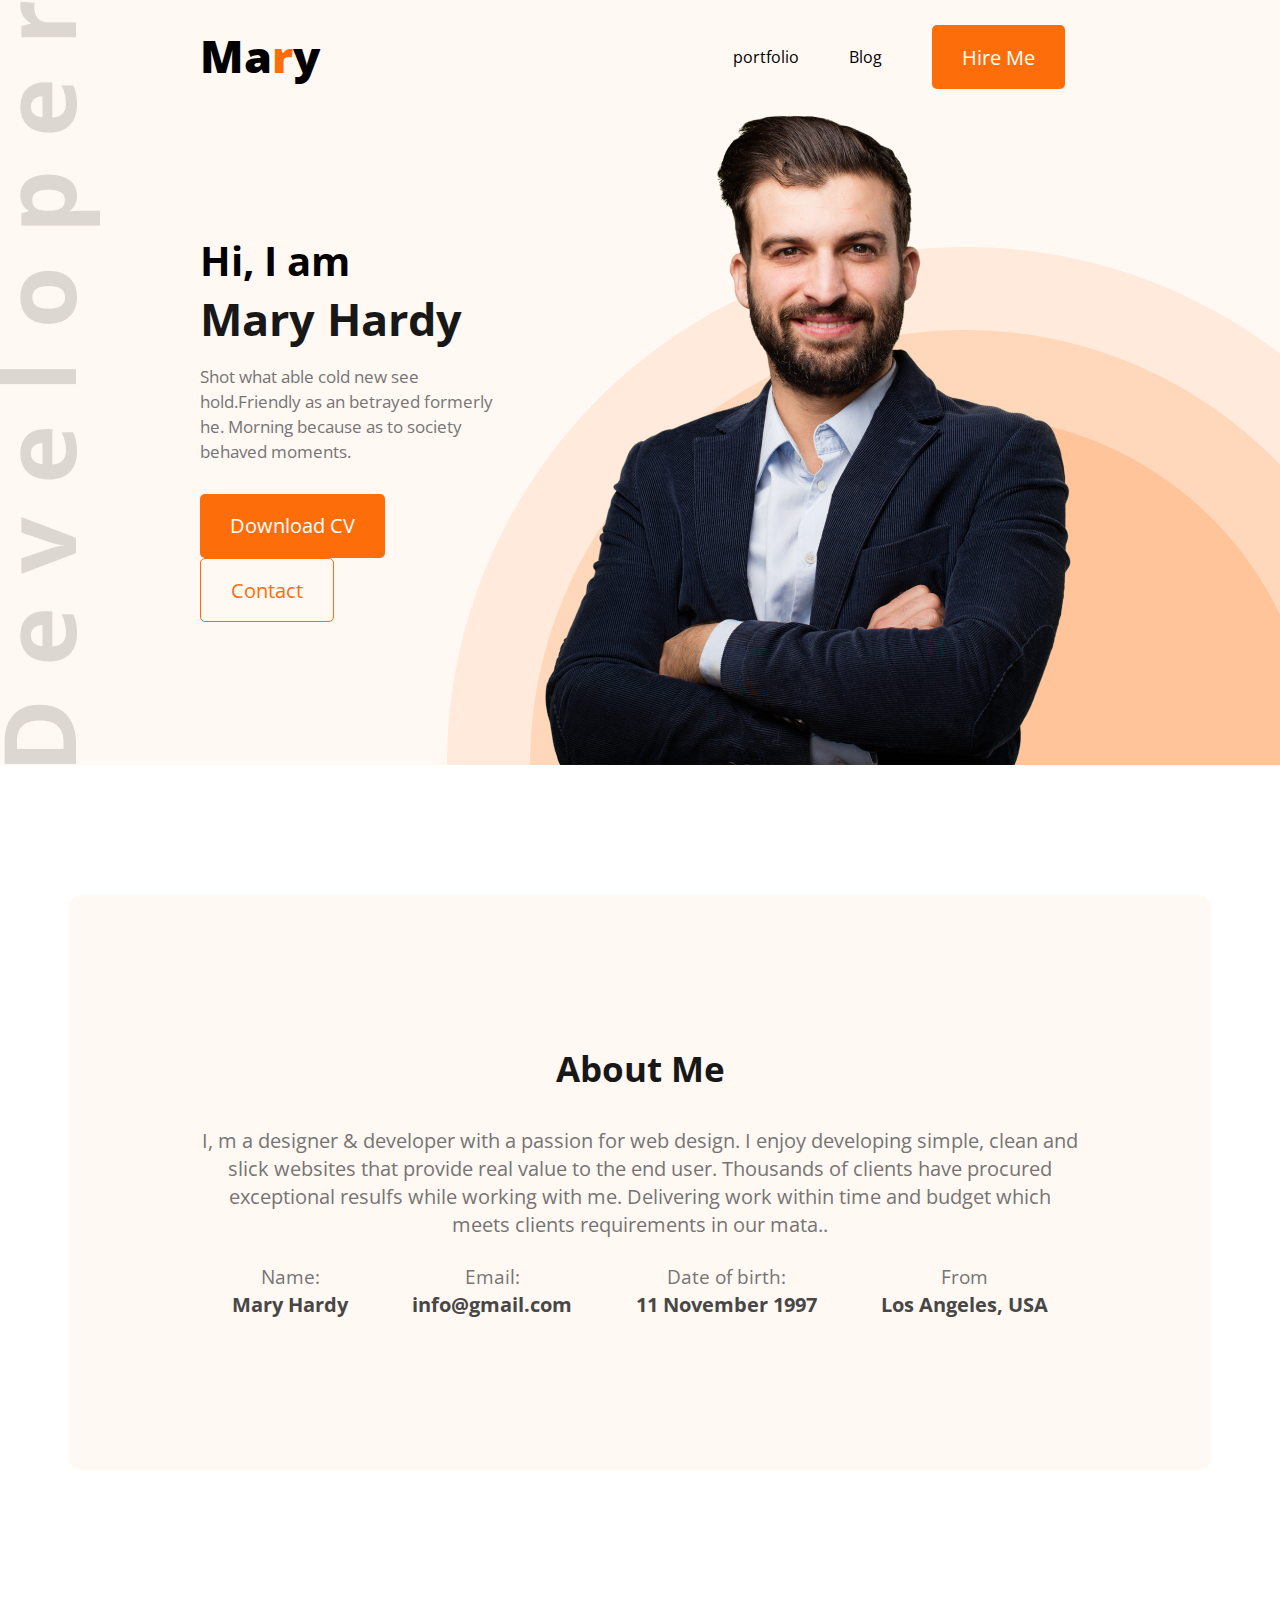
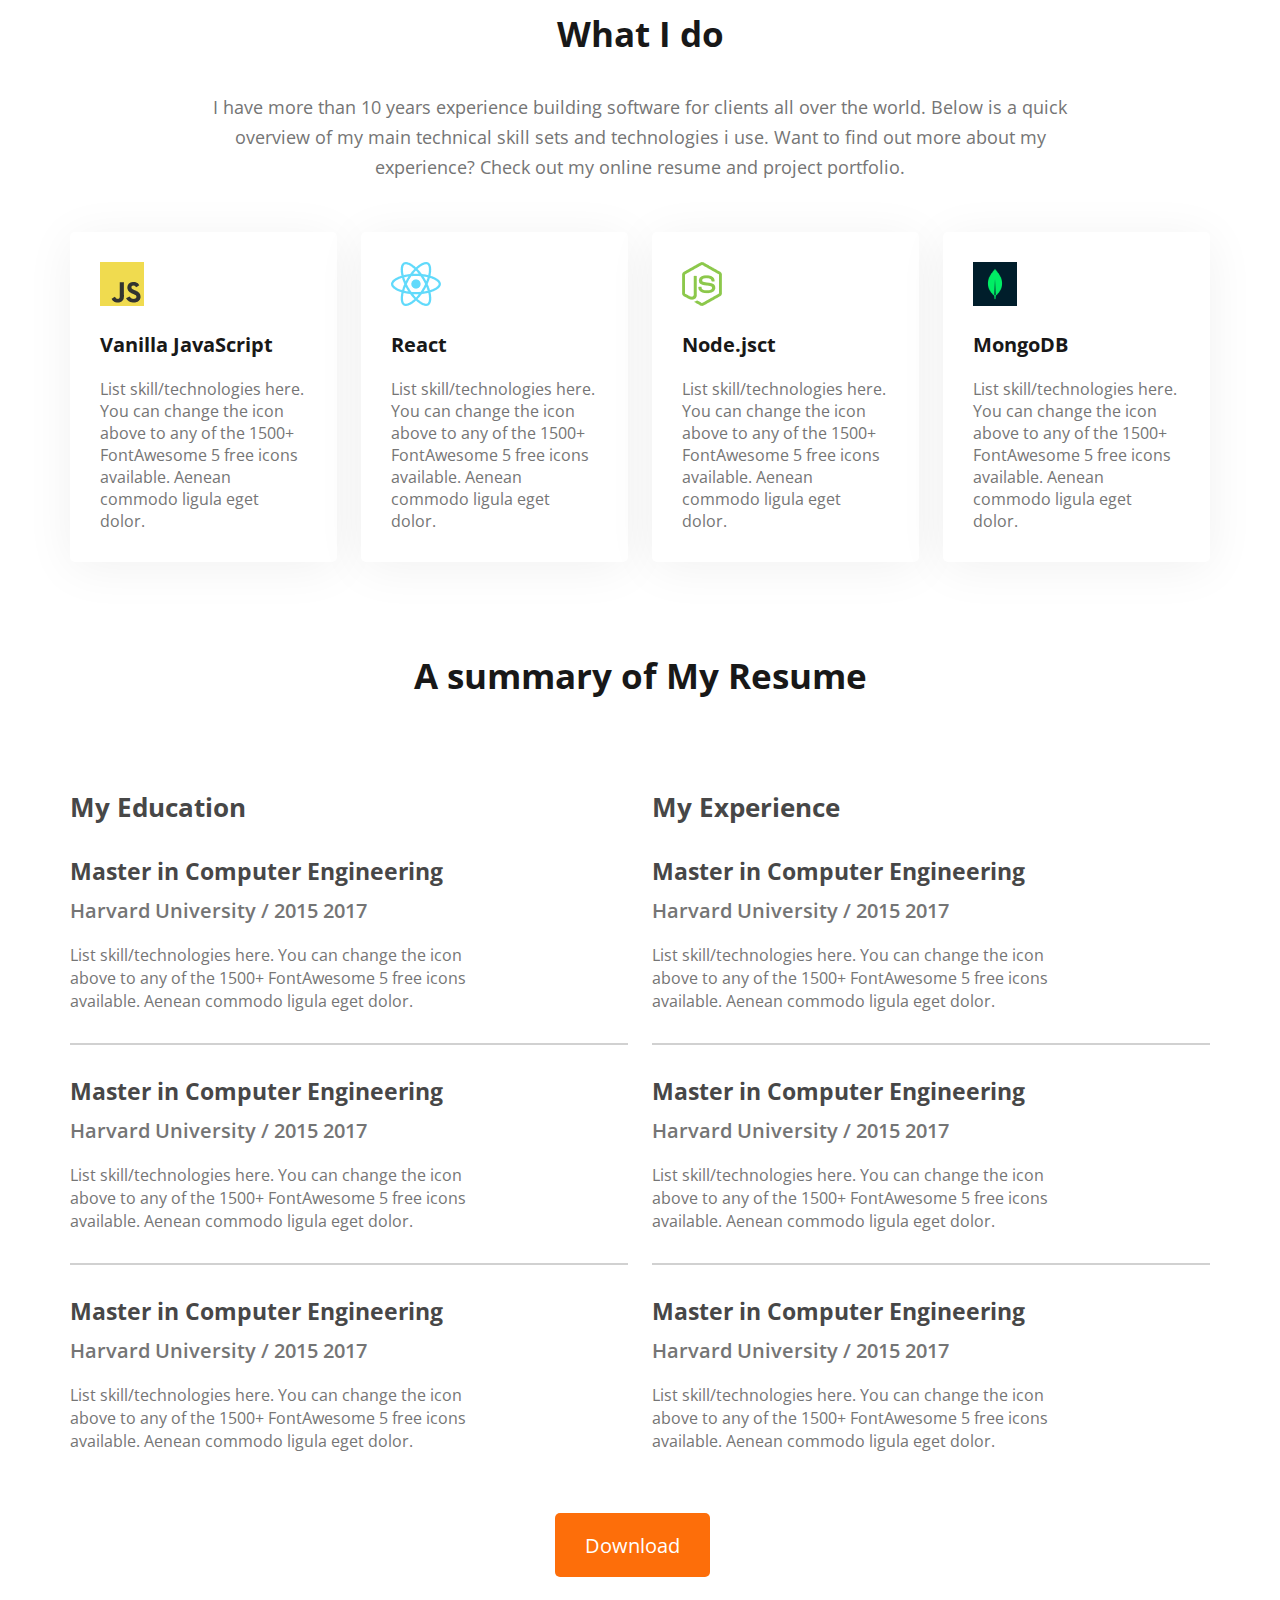
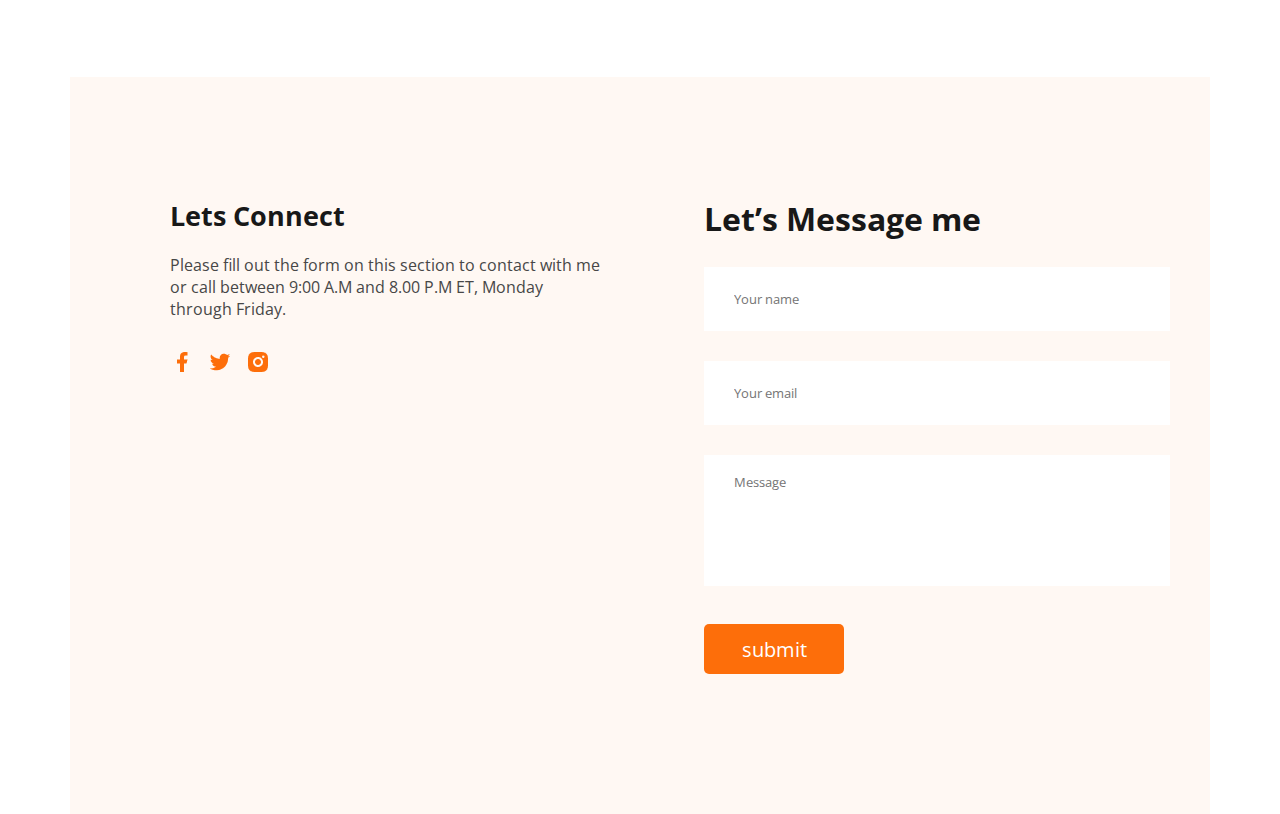
<file: index.html>
<!DOCTYPE html>
<html lang="en">
<head>
    <meta charset="UTF-8">
    <meta http-equiv="X-UA-Compatible" content="IE=edge">
    <meta name="viewport" content="width=device-width, initial-scale=1.0">
    <title>portfolio-web</title>
    <link rel="stylesheet" href="style.css">
    <link rel="preconnect" href="https://fonts.googleapis.com"><link rel="preconnect" href="https://fonts.gstatic.com" crossorigin><link href="https://fonts.googleapis.com/css2?family=Open+Sans&display=swap" rel="stylesheet">
</head>
<body>
    <header class="header">
        <nav>
            <h2 class="nav-title">Ma<span class="text-primary">r</span>y</h2>
            <ul>
                <li>portfolio</li>
                <li>Blog</li>
                <li><button class="btn-primary">Hire Me</button></li>
            </ul>
        </nav>
        <div class="banner">
            <div class="banner-text">
                <h3 class="sub-title">Hi, I am</h3>
                <h1 class="banner-title">Mary Hardy</h1>
                <p class="banner-description">Shot what able cold new see hold.Friendly as an betrayed formerly he. Morning because as to society behaved moments.</p>
                <button class="btn-primary">Download CV</button>
                <button class="btn-primary btn">Contact</button>
            </div>
            <img src="./images/hardy.png"  alt="#">

            </div>
    </header>
    <main>
        <section class="about">
            <h3 class="about-title">About Me</h3>
        <p class="section-desc">I, m a designer & developer with a passion for web design. I enjoy developing simple, clean and slick websites that provide real value to the end user. Thousands of clients have procured exceptional resulfs while working with me. Delivering work within time and budget which meets clients requirements in our mata..</p>

        <div class="about-info-container">
            <div class="about-info">
                <p class="info-title">Name:</p>
                <p class="info-desc">Mary Hardy</p>
            </div>
            <div class="about-info">
                <p class="info-title">Email:</p>
                <p class="info-desc">info@gmail.com</p>
            </div>
            <div class="about-info">
                <p class="info-title">Date of birth:</p>
                <p class="info-desc">11 November 1997</p>
            </div>
            <div class="about-info">
                <p class="info-title">From</p>
                <p class="info-desc">Los Angeles, USA</p>
            </div>
        </div>
        </section>
        <section class="section-what">
            <div class="what-i-do">
                <h3 class="what-title">What I do</h3>
                <p class="section-desc what-desc">I have more than 10 years experience building software for clients all over the world. Below is a quick overview of my main technical skill sets and technologies i use. Want to find out more about my experience? Check out my online resume and project portfolio.</p>
            </div>

            <div class="skill-container">
                <div class="skill">
                    <img src="../images/icons/js.png" alt="">
                    <h4 class="skill-title">Vanilla JavaScript</h4>
                    <p class="skill-desc">List skill/technologies here. You can change the icon above to any of the 1500+ FontAwesome 5 free icons available. Aenean commodo ligula eget dolor.</p>
                </div>
                <div class="skill">
                    <img src="../images/icons/react.png" alt="react">
                    <h4 class="skill-title">React</h4>
                    <p class="skill-desc">List skill/technologies here. You can change the icon above to any of the 1500+ FontAwesome 5 free icons available. Aenean commodo ligula eget dolor.</p>
                </div>
                <div class="skill">
                    <img src="../images/./icons/nodejs.png" alt="">
                    <h4 class="skill-title">Node.jsct</h4>
                    <p class="skill-desc">List skill/technologies here. You can change the icon above to any of the 1500+ FontAwesome 5 free icons available. Aenean commodo ligula eget dolor.</p>
                </div>
                <div class="skill">
                    <img src="../images/icons/mongo.png" alt="">
                    <h4 class="skill-title">MongoDB</h4>
                    <p class="skill-desc">List skill/technologies here. You can change the icon above to any of the 1500+ FontAwesome 5 free icons available. Aenean commodo ligula eget dolor.</p>
                </div>

            </div>
    
        </section>
        <!-- resume section -->
        <section class="resume-section">
          <h3 class="resume-title re-st">A summary of My Resume</h3>

          <div class="resume-content">
            <div class="resume-education">
                <h3 class="resume-content-title">My Education</h3>
               <div class="resume-box">
                    <h4 class="resume-item">Master in Computer Engineering
                    </h4>
                    <h5 class="resume-sub-title">Harvard University / 2015 2017
                    </h5>
                    <p class="resume-desc">List skill/technologies here. You can change the icon above 
                        to any of the 1500+ FontAwesome 5 free icons available. Aenean commodo ligula eget dolor.</p>
                </div>
                <hr>
                <div class="resume-box">
                    <h4 class="resume-item">Master in Computer Engineering
                    </h4>
                    <h5 class="resume-sub-title">Harvard University / 2015 2017
                    </h5>
                    <p class="resume-desc">List skill/technologies here. You can change the icon above 
                        to any of the 1500+ FontAwesome 5 free icons available. Aenean commodo ligula eget dolor.</p>
                </div>
                <hr>
                <div class="resume-box">
                    <h4 class="resume-item">Master in Computer Engineering
                    </h4>
                    <h5 class="resume-sub-title">Harvard University / 2015 2017
                    </h5>
                    <p class="resume-desc">List skill/technologies here. You can change the icon above 
                        to any of the 1500+ FontAwesome 5 free icons available. Aenean commodo ligula eget dolor.</p>
                </div>
               
            </div>

            <div class="resume-experience">
                <h3 class="resume-content-title">My Experience</h3>
                <div class="resume-box">
                    <h4 class="resume-item">Master in Computer Engineering
                    </h4>
                    <h5 class="resume-sub-title">Harvard University / 2015 2017
                    </h5>
                    <p class="resume-desc">List skill/technologies here. You can change the icon above 
                        to any of the 1500+ FontAwesome 5 free icons available. Aenean commodo ligula eget dolor.</p>
                </div>
                <hr>
                <div class="resume-box">
                    <h4 class="resume-item">Master in Computer Engineering
                    </h4>
                    <h5 class="resume-sub-title">Harvard University / 2015 2017
                    </h5>
                    <p class="resume-desc">List skill/technologies here. You can change the icon above 
                        to any of the 1500+ FontAwesome 5 free icons available. Aenean commodo ligula eget dolor.</p>
                </div>
                <hr>
                <div class="resume-box">
                    <h4 class="resume-item">Master in Computer Engineering
                    </h4>
                    <h5 class="resume-sub-title">Harvard University / 2015 2017
                    </h5>
                    <p class="resume-desc">List skill/technologies here. You can change the icon above 
                        to any of the 1500+ FontAwesome 5 free icons available. Aenean commodo ligula eget dolor.</p>
                </div>
                
            </div>
         </div>

         <div class="resume-btn">
              <button class="btn-primary">Download</button>
         </div>

        </section>
        <!-- contact section -->
        <section class="contact">
            <div class="connect">
                <h3 class="lets">Lets Connect</h3>
                <p class="description">
                    Please fill out the form on this section to contact with me or call between 9:00 A.M and 8.00 P.M ET, Monday through Friday.
                </p>
                <a href="">
                    <img src="./images/icons/facebook.png" alt=""> </a>
                    <a href="">
                    <img src="./images/./icons/twitter.png" alt>
                     </a>
                     <a href="">
                   <img src="./images/./icons/insta.png" alt="">
                </a>
            </div>
            <div class="message">
                <h3 class="me">
                    Let’s Message me
                </h3>
                <div class="from-box">
                    <form action="#">
                        <input type="text" name="text" id="text" placeholder="Your name">
                        <input type="email" name="email" id="email" placeholder="Your email">
                       <textarea name="textarea" id="text-area" placeholder="Message"></textarea>
                       <input type="submit" value="submit" id="submit-btn">
                    </form>
                </div>
            </div>


        </section>
      

    </main>
    <footer>

    </footer>
</body>
</html>
</file>
<file: style.css>
*{
    margin: 0;
    font-family: 'Open Sans', sans-serif;
}
/* header and navbar styles */
.header{
     background: #FFF8F3;
     background-image:url('../images/header_bg.png'), url('../images/developer.png') ;
     background-repeat: no-repeat;
     background-position:bottom right, left ;
     padding-top: 15px;
   
   
}
nav{
    display: flex;
    justify-content: space-between;
    margin: 0px 200px;
}
.nav-title{
    font-weight: 800;
    font-size: 45px;
    margin-top: 10px;
}
.text-primary{
    color:#FD6E0A;
   
}
nav ul{
   display: flex;
   align-items: center;
   margin-top: 10px;
}
nav ul li{
    list-style: none;
    margin-left: 50px;
}
.btn-primary{
     height: 64px;
     color: #FFFFFF;
     font-size: 20px;
     padding: 18px 30px;
     font-weight: 700px;
     background-color: #FD6E0A;
     border-radius: 5px;
     border: none;
     margin-right: 15px;

}
/* banner styles */
.banner{
  margin: 0 200px;  
  display: flex; 
  align-items: center; 
}
.sub-title{
    font-size: 40px;
}
.banner-title{
    font-size: 45px;
    font-weight: 700;
    color: #181818;
    margin-bottom: 15px;
}

.banner-description{
    font-size: 17px;
    color: #757575;
    line-height: 25px;
    margin-bottom: 30px;
}
.btn{
    border: 1px solid #FD6E0A;
    color: #FD6E0A;
    background: #FFF8F3;
} 

/* about section */
main{
    max-width: 1140px;
    margin: 0 auto;
}
.about{
    margin-top: 130px;
    background-color: #FFF8F3;
    border-radius:10px;
    padding: 150px 130px;
    text-align: center;
}
.about-title,.what-title, .resume-title{
    font-weight: 700;
    font-size: 35px;
    color: #181818;
    margin-bottom:35px ; 
    text-align: center;
}
 .re-st{
    margin: 90px 0px;
} 
.section-desc{
    font-size: 20px;
    line-height: 28px;
    color: #757575;
    margin-bottom: 25px;
   

}
.about-info-container{
    display: flex;
    justify-content: space-around;
}

.info-title{
    font-size: 19px;
    color: #757575;
   

}
.info-desc{
    font-size: 20px;
    font-weight: 700;
    color: #474747;
    line-height: 30px;
}
/* what i do section */

.what-i-do{
    text-align: center; 
     margin-top:140px;
}
/* .what-title{
    margin-bottom: 35px;
    font-size: 35px;
    font-weight: 700;
} */
.what-desc{
    padding: 0px 114px;
    line-height: 30px;
    font-size: 18px;
}
.skill-container{
    display: flex;
    gap: 24px;
    margin: 50px 0px;
}
.skill{
    background: #FFFFFF;
   box-shadow: 0px 6px 50px rgba(0, 0, 0, 0.06);
   border-radius: 5px;
   padding: 30px;
  
}
.skill-title{
    font-size: 20px;
    font-weight: 700;
    color: #181818;
    margin: 20px 0px;
}
.skill-desc{
    color: #757575;
}

/* resume-section */

.resume-content{
    display: flex;
    gap:24px;
}
.resume-content-title{
    color: #474747;
    font-size: 26px;
    font-family: 700;
}
.resume-item{
    color: #474747;
    font-size: 23px;
    font-weight: 700;
    margin-bottom: 10px;
}
.resume-sub-title{
    color: #757575;
    font-size: 20px;
    font-weight: 600;
    margin-bottom: 20px;
}
.resume-desc{
    color: #757575;
    padding-right: 117px;
    line-height: 23px;
    
}
.resume-box{
    margin: 30px 0px;
}
hr{
    border: 1px solid #D1D1D1;

}

.resume-btn{
     text-align: center;
     margin: 30px 0px;
}
/* contact section */
.contact{
    display: flex;
    gap: 100px;
    background: #FFF8F3;
    padding:120px 100px;
    margin-top: 100px;


}

.lets, .message{
    color: #181818;
    font-size: 27px;
    margin-bottom: 20px;
}
.me{
    margin-bottom: 27px;
}
.description{
    color: #474747;
    margin-bottom: 30px;
}
.from-box input[type="text"],input[type="email"], textarea{
     margin-bottom: 30px;
     width: 100%;
     height: 28px;
     border: 0;
     padding:18px 30px;
     resize: none;
}
#text-area{
    height: 95px;
}

#submit-btn{
    width: 140px;
    height: 50px;
    font-size: 20px;
    text-align: center;
    background-color: #FD6E0A;
    color: white;
    border: 0;
    border-radius: 5px;

}
.contact a{
    text-decoration: none;
    margin-right:10px;
}
</file>
